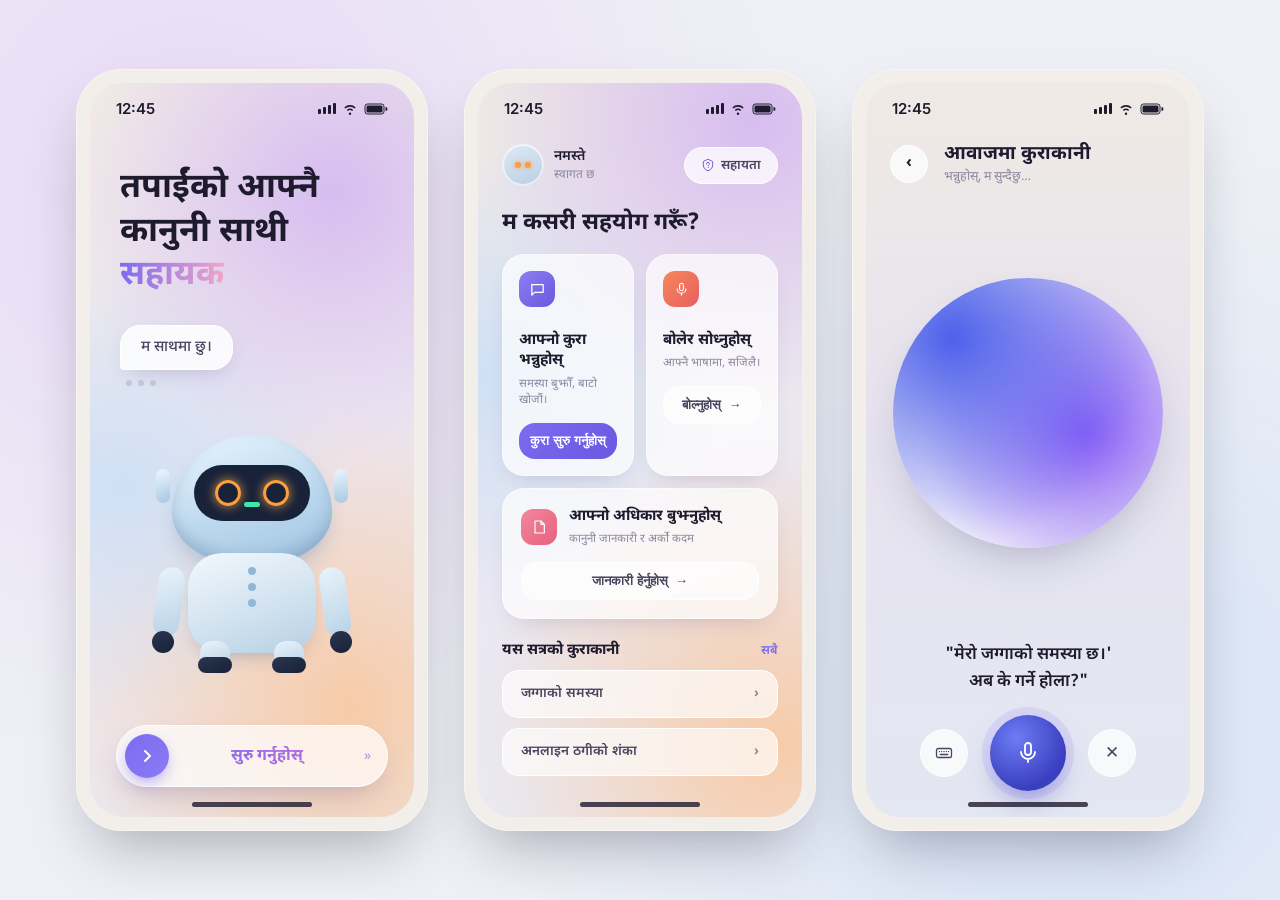
<file: UI/index.html>
<!DOCTYPE html>
<html lang="ne">
<head>
<meta charset="UTF-8">
<title>कानुनी सहायक — App Mockup</title>
<link rel="preconnect" href="https://fonts.googleapis.com">
<link rel="preconnect" href="https://fonts.gstatic.com" crossorigin>
<link href="https://fonts.googleapis.com/css2?family=Noto+Sans+Devanagari:wght@400;500;600;700;800&family=Inter:wght@400;500;600;700&display=swap" rel="stylesheet">
<link rel="stylesheet" href="style.css">
</head>
<body>

<div class="row">

  <!-- ============ SCREEN 1 ============ -->
  <div class="phone">
    <div class="screen s1">
      <div class="status-bar">
        <span>12:45</span>
        <div class="status-icons">
          <span class="icon-signal"><span class="bar"></span><span class="bar"></span><span class="bar"></span><span class="bar"></span></span>
          <span class="icon-wifi">
            <svg width="16" height="12" viewBox="0 0 16 12" fill="none"><path d="M8 9.6a1.2 1.2 0 100 2.4 1.2 1.2 0 000-2.4z" fill="currentColor"/><path d="M4.8 6.9a4.6 4.6 0 016.4 0l-1.1 1.1a3 3 0 00-4.2 0L4.8 6.9z" fill="currentColor"/><path d="M2.3 4.4a8.2 8.2 0 0111.4 0L12.6 5.5a6.6 6.6 0 00-9.2 0L2.3 4.4z" fill="currentColor"/></svg>
          </span>
          <span class="icon-battery">
            <svg width="24" height="12" viewBox="0 0 24 12" fill="none"><rect x="1" y="1" width="19" height="10" rx="2.5" stroke="currentColor" stroke-width="1"/><rect x="2.5" y="2.5" width="16" height="7" rx="1.2" fill="currentColor"/><path d="M21.5 4v4a1.5 1.5 0 000-4z" fill="currentColor"/></svg>
          </span>
        </div>
      </div>

      <div class="s1-content">
        <h1 class="s1-heading">तपाईंको आफ्नै<br>कानुनी साथी<br><span class="accent">सहायक</span></h1>
        <div class="s1-bubble">म साथमा छु।</div>
        <div class="s1-dots"><span></span><span></span><span></span></div>

        <div class="s1-bot-wrap">
          <div class="bot">
            <div class="bot-ear l"></div><div class="bot-ear r"></div>
            <div class="bot-head"></div>
            <div class="bot-face">
              <div class="bot-eye"></div><div class="bot-eye"></div>
              <div class="bot-mouth"></div>
            </div>
            <div class="bot-arm l"></div><div class="bot-arm r"></div>
            <div class="bot-hand l"></div><div class="bot-hand r"></div>
            <div class="bot-body"><div class="bot-panel"></div></div>
            <div class="bot-leg l"></div><div class="bot-leg r"></div>
            <div class="bot-foot l"></div><div class="bot-foot r"></div>
          </div>
        </div>
      </div>

      <div class="s1-cta">
        <div class="go">
          <svg width="16" height="16" viewBox="0 0 16 16" fill="none"><path d="M6 3l5 5-5 5" stroke="white" stroke-width="2" stroke-linecap="round" stroke-linejoin="round"/></svg>
        </div>
        <div class="label">सुरु गर्नुहोस्</div>
        <div class="chev">»</div>
      </div>
      <div class="home-indicator"></div>
    </div>
  </div>

  <!-- ============ SCREEN 2 ============ -->
  <div class="phone">
    <div class="screen s2">
      <div class="status-bar">
        <span>12:45</span>
        <div class="status-icons">
          <span class="icon-signal"><span class="bar"></span><span class="bar"></span><span class="bar"></span><span class="bar"></span></span>
          <span class="icon-wifi">
            <svg width="16" height="12" viewBox="0 0 16 12" fill="none"><path d="M8 9.6a1.2 1.2 0 100 2.4 1.2 1.2 0 000-2.4z" fill="currentColor"/><path d="M4.8 6.9a4.6 4.6 0 016.4 0l-1.1 1.1a3 3 0 00-4.2 0L4.8 6.9z" fill="currentColor"/><path d="M2.3 4.4a8.2 8.2 0 0111.4 0L12.6 5.5a6.6 6.6 0 00-9.2 0L2.3 4.4z" fill="currentColor"/></svg>
          </span>
          <span class="icon-battery">
            <svg width="24" height="12" viewBox="0 0 24 12" fill="none"><rect x="1" y="1" width="19" height="10" rx="2.5" stroke="currentColor" stroke-width="1"/><rect x="2.5" y="2.5" width="16" height="7" rx="1.2" fill="currentColor"/><path d="M21.5 4v4a1.5 1.5 0 000-4z" fill="currentColor"/></svg>
          </span>
        </div>
      </div>

      <div class="s2-content">
        <div class="s2-topbar">
          <div class="s2-user">
            <div class="s2-avatar">
              <div class="eyes"><div class="eye"></div><div class="eye"></div></div>
            </div>
            <div>
              <div class="s2-greet-title">नमस्ते</div>
              <div class="s2-greet-sub">स्वागत छ</div>
            </div>
          </div>
          <div class="s2-help">
            <svg width="14" height="14" viewBox="0 0 24 24" fill="none"><path d="M12 2l8 4v6c0 5-3.4 8.4-8 10-4.6-1.6-8-5-8-10V6l8-4z" stroke="#6a58e0" stroke-width="1.6"/><path d="M9.5 10a2.5 2.5 0 115 0c0 1.5-2 1.6-2 3.3" stroke="#6a58e0" stroke-width="1.6" stroke-linecap="round"/><circle cx="12.5" cy="16.3" r="0.9" fill="#6a58e0"/></svg>
            सहायता
          </div>
        </div>

        <h2 class="s2-heading">म कसरी सहयोग गरूँ?</h2>

        <div class="cards-grid">
          <div class="card">
            <div class="card-icon purple">
              <svg width="17" height="17" viewBox="0 0 24 24" fill="none"><path d="M4 5h16v11H8l-4 4V5z" stroke="white" stroke-width="1.8" stroke-linejoin="round"/></svg>
            </div>
            <div class="card-title">आफ्नो कुरा भन्नुहोस्</div>
            <div class="card-sub">समस्या बुझौँ, बाटो खोजौं।</div>
            <button class="card-btn filled">कुरा सुरु गर्नुहोस्</button>
          </div>
          <div class="card">
            <div class="card-icon orange">
              <svg width="15" height="15" viewBox="0 0 24 24" fill="none"><rect x="9" y="2" width="6" height="12" rx="3" stroke="white" stroke-width="1.8"/><path d="M5 11a7 7 0 0014 0M12 18v3" stroke="white" stroke-width="1.8" stroke-linecap="round"/></svg>
            </div>
            <div class="card-title">बोलेर सोध्नुहोस्</div>
            <div class="card-sub">आफ्नै भाषामा, सजिलै।</div>
            <button class="card-btn ghost">बोल्नुहोस् &nbsp;→</button>
          </div>
        </div>

        <div class="card wide">
          <div class="wide-row">
            <div class="card-icon pink">
              <svg width="16" height="16" viewBox="0 0 24 24" fill="none"><path d="M6 3h9l5 5v13H6V3z" stroke="white" stroke-width="1.8" stroke-linejoin="round"/><path d="M15 3v5h5" stroke="white" stroke-width="1.8" stroke-linejoin="round"/></svg>
            </div>
            <div class="wide-text">
              <div class="card-title">आफ्नो अधिकार बुझ्नुहोस्</div>
              <div class="card-sub">कानुनी जानकारी र अर्को कदम</div>
            </div>
          </div>
          <button class="card-btn ghost" style="margin-top:14px;">जानकारी हेर्नुहोस् &nbsp;→</button>
        </div>

        <div class="s2-subhead">
          <h3>यस सत्रको कुराकानी</h3>
          <span>सबै</span>
        </div>
        <div class="session-item"><span>जग्गाको समस्या</span><span class="arrow">›</span></div>
        <div class="session-item"><span>अनलाइन ठगीको शंका</span><span class="arrow">›</span></div>
      </div>
      <div class="home-indicator"></div>
    </div>
  </div>

  <!-- ============ SCREEN 3 ============ -->
  <div class="phone">
    <div class="screen s3">
      <div class="status-bar">
        <span>12:45</span>
        <div class="status-icons">
          <span class="icon-signal"><span class="bar"></span><span class="bar"></span><span class="bar"></span><span class="bar"></span></span>
          <span class="icon-wifi">
            <svg width="16" height="12" viewBox="0 0 16 12" fill="none"><path d="M8 9.6a1.2 1.2 0 100 2.4 1.2 1.2 0 000-2.4z" fill="currentColor"/><path d="M4.8 6.9a4.6 4.6 0 016.4 0l-1.1 1.1a3 3 0 00-4.2 0L4.8 6.9z" fill="currentColor"/><path d="M2.3 4.4a8.2 8.2 0 0111.4 0L12.6 5.5a6.6 6.6 0 00-9.2 0L2.3 4.4z" fill="currentColor"/></svg>
          </span>
          <span class="icon-battery">
            <svg width="24" height="12" viewBox="0 0 24 12" fill="none"><rect x="1" y="1" width="19" height="10" rx="2.5" stroke="currentColor" stroke-width="1"/><rect x="2.5" y="2.5" width="16" height="7" rx="1.2" fill="currentColor"/><path d="M21.5 4v4a1.5 1.5 0 000-4z" fill="currentColor"/></svg>
          </span>
        </div>
      </div>

      <div class="s3-content">
        <div class="s3-top">
          <div class="s3-back">‹</div>
          <div>
            <div class="s3-title">आवाजमा कुराकानी</div>
            <div class="s3-sub">भन्नुहोस्, म सुन्दैछु…</div>
          </div>
        </div>

        <div class="s3-orb-wrap">
          <div class="s3-orb"></div>
        </div>

        <div class="s3-quote">"मेरो जग्गाको समस्या छ।'<br>अब के गर्ने होला?"</div>

        <div class="s3-bottom">
          <div class="s3-round">
            <svg width="18" height="18" viewBox="0 0 24 24" fill="none"><rect x="2" y="6" width="20" height="12" rx="2.5" stroke="currentColor" stroke-width="1.7"/><path d="M6 10h.01M9 10h.01M12 10h.01M15 10h.01M18 10h.01M7 14h10" stroke="currentColor" stroke-width="1.7" stroke-linecap="round"/></svg>
          </div>
          <div class="s3-mic">
            <svg width="24" height="24" viewBox="0 0 24 24" fill="none"><rect x="9" y="2" width="6" height="12" rx="3" stroke="white" stroke-width="1.8"/><path d="M5 11a7 7 0 0014 0M12 18v3" stroke="white" stroke-width="1.8" stroke-linecap="round"/></svg>
          </div>
          <div class="s3-round">✕</div>
        </div>
      </div>
      <div class="home-indicator"></div>
    </div>
  </div>

</div>
</body>
</html>
</file>
<file: UI/style.css>
:root{
    --bg-page:#eef0f5;
    --purple-1:#7c6cf0;
    --purple-2:#8b7bf5;
    --pink-1:#f0a5c8;
    --pink-2:#f6c9a8;
    --orange-1:#f0784a;
    --orange-2:#f5a35a;
    --ink:#1e1b2e;
    --ink-soft:#4a4560;
    --muted:#8b87a0;
    --card-bg:#ffffffb0;
    --card-border:#ffffff80;
  }

  *{box-sizing:border-box;}

  body{
    margin:0;
    min-height:100vh;
    display:flex;
    align-items:center;
    justify-content:center;
    padding:48px 24px;
    background:
      radial-gradient(circle at 15% 20%, #e9d9f7 0%, transparent 45%),
      radial-gradient(circle at 85% 80%, #d7e3f7 0%, transparent 45%),
      var(--bg-page);
    font-family:'Noto Sans Devanagari','Inter',sans-serif;
  }

  .row{
    display:flex;
    gap:36px;
    flex-wrap:wrap;
    justify-content:center;
  }

  /* ---------- Phone frame ---------- */
  .phone{
    position:relative;
    width:352px;
    height:762px;
    border-radius:46px;
    padding:14px;
    background:#f2eee9;
    box-shadow:
      0 30px 60px -20px rgba(30,27,46,0.35),
      0 0 0 1px rgba(255,255,255,0.4) inset;
    overflow:hidden;
  }

  .screen{
    position:relative;
    width:100%;
    height:100%;
    border-radius:34px;
    overflow:hidden;
    display:flex;
    flex-direction:column;
  }

  .home-indicator{
    position:absolute;
    bottom:10px;
    left:50%;
    transform:translateX(-50%);
    width:120px;
    height:5px;
    border-radius:3px;
    background:#1e1b2ecc;
    z-index:20;
  }

  /* ---------- Status bar ---------- */
  .status-bar{
    display:flex;
    align-items:center;
    justify-content:space-between;
    padding:16px 26px 8px;
    font-family:'Inter',sans-serif;
    font-weight:600;
    font-size:15px;
    color:var(--ink);
    z-index:10;
  }
  .status-icons{display:flex;align-items:center;gap:6px;}
  .icon-signal, .icon-battery{display:inline-flex;align-items:flex-end;gap:2px;}
  .bar{display:inline-block;width:3px;background:var(--ink);border-radius:1px;}
  .bar:nth-child(1){height:5px;}
  .bar:nth-child(2){height:7px;}
  .bar:nth-child(3){height:9px;}
  .bar:nth-child(4){height:11px;}
  .icon-wifi svg, .icon-battery svg{display:block;}

  /* ================= SCREEN 1 — Onboarding ================= */
  .s1{
    background:
      radial-gradient(circle at 75% 15%, #d7bdf0 0%, transparent 40%),
      radial-gradient(circle at 10% 55%, #cfe0f5 0%, transparent 45%),
      radial-gradient(circle at 80% 85%, #f7cba8 0%, transparent 45%),
      linear-gradient(160deg, #f2ece6 0%, #ece7f2 55%, #e9ecf5 100%);
  }
  .s1-content{
    flex:1;
    display:flex;
    flex-direction:column;
    padding:28px 30px 0;
  }
  .s1-heading{
    font-size:34px;
    font-weight:700;
    line-height:1.28;
    color:var(--ink);
    margin:14px 0 0;
  }
  .s1-heading .accent{
    background:linear-gradient(90deg, var(--purple-1), var(--pink-1));
    -webkit-background-clip:text;
    background-clip:text;
    color:transparent;
  }
  .s1-bubble{
    align-self:flex-start;
    margin-top:26px;
    background:#ffffffd9;
    border:1px solid #ffffff;
    padding:12px 20px;
    border-radius:20px 20px 20px 4px;
    font-size:15px;
    font-weight:500;
    color:var(--ink-soft);
    box-shadow:0 8px 20px -8px rgba(80,60,120,0.25);
  }
  .s1-dots{display:flex;gap:6px;margin:10px 0 0 6px;}
  .s1-dots span{width:6px;height:6px;border-radius:50%;background:#c9c3d9;}

  .s1-bot-wrap{
    flex:1;
    display:flex;
    align-items:center;
    justify-content:center;
    margin-top:-10px;
  }

  /* Robot mascot, built from CSS shapes */
  .bot{ position:relative; width:220px; height:230px; }
  .bot-head{
    position:absolute; top:0; left:30px; width:160px; height:130px;
    background:linear-gradient(160deg,#eaf6ff 0%, #bcd8ee 55%, #9fc3e0 100%);
    border-radius:50% 50% 46% 46% / 60% 60% 40% 40%;
    box-shadow:0 12px 24px -10px rgba(60,90,130,0.4), inset 0 -8px 14px rgba(60,90,130,0.25);
  }
  .bot-ear{
    position:absolute; top:34px; width:14px; height:34px; border-radius:8px;
    background:linear-gradient(160deg,#eaf6ff,#a9c9e2);
  }
  .bot-ear.l{left:14px;} .bot-ear.r{right:14px;}
  .bot-face{
    position:absolute; top:30px; left:52px; width:116px; height:56px;
    background:#182238; border-radius:30px;
    display:flex; align-items:center; justify-content:space-evenly;
  }
  .bot-eye{
    width:26px; height:26px; border-radius:50%;
    border:3px solid #ff9d3d;
    box-shadow:0 0 10px 2px #ffb35688;
  }
  .bot-mouth{
    position:absolute; bottom:14px; left:50%; transform:translateX(-50%);
    width:16px; height:5px; border-radius:3px; background:#3ee6b0;
  }
  .bot-body{
    position:absolute; top:118px; left:46px; width:128px; height:100px;
    background:linear-gradient(160deg,#f3f8fc 0%, #cfe1ef 60%, #b7cfe2 100%);
    border-radius:34px;
    box-shadow:0 10px 20px -10px rgba(60,90,130,0.4);
  }
  .bot-panel{
    position:absolute; top:14px; left:50%; transform:translateX(-50%);
    width:8px; height:8px; border-radius:50%; background:#8fb7d6;
    box-shadow:0 16px 0 #8fb7d6, 0 32px 0 #8fb7d6;
  }
  .bot-arm{
    position:absolute; top:132px; width:26px; height:70px; border-radius:14px;
    background:linear-gradient(160deg,#e9f3fb,#b9d2e5);
  }
  .bot-arm.l{left:14px; transform:rotate(8deg);}
  .bot-arm.r{right:14px; transform:rotate(-8deg);}
  .bot-hand{
    position:absolute; width:22px; height:22px; border-radius:50%;
    background:linear-gradient(160deg,#2a3550,#182238);
  }
  .bot-hand.l{top:196px; left:10px;} .bot-hand.r{top:196px; right:10px;}
  .bot-leg{
    position:absolute; top:206px; width:30px; height:26px; border-radius:12px;
    background:linear-gradient(160deg,#e9f3fb,#b9d2e5);
  }
  .bot-leg.l{left:58px;} .bot-leg.r{right:58px;}
  .bot-foot{
    position:absolute; top:222px; width:34px; height:16px; border-radius:10px;
    background:linear-gradient(160deg,#2a3550,#182238);
  }
  .bot-foot.l{left:56px;} .bot-foot.r{right:56px;}

  .s1-cta{
    margin:0 26px 30px;
    display:flex;
    align-items:center;
    gap:14px;
    background:#ffffffb3;
    border:1px solid #ffffff;
    border-radius:40px;
    padding:8px 10px 8px 8px;
    box-shadow:0 14px 30px -12px rgba(90,70,140,0.35);
  }
  .s1-cta .go{
    width:44px; height:44px; border-radius:50%; flex:none;
    background:linear-gradient(135deg,var(--purple-1),var(--purple-2));
    display:flex; align-items:center; justify-content:center;
    box-shadow:0 6px 16px -4px rgba(124,108,240,0.7);
  }
  .s1-cta .label{
    flex:1; text-align:center;
    font-weight:700; font-size:16px;
    background:linear-gradient(90deg,var(--purple-1),#c56bd6);
    -webkit-background-clip:text; background-clip:text; color:transparent;
  }
  .s1-cta .chev{color:var(--purple-1); opacity:.7; font-size:14px; padding-right:6px;}

  /* ================= SCREEN 2 — Home ================= */
  .s2{
    background:
      radial-gradient(circle at 85% 5%, #d7bdf0 0%, transparent 38%),
      radial-gradient(circle at 5% 40%, #cfe0f5 0%, transparent 42%),
      radial-gradient(circle at 90% 90%, #f7cba8 0%, transparent 42%),
      linear-gradient(170deg, #efeae4 0%, #eae7f2 60%, #e8ecf6 100%);
  }
  .s2-content{ flex:1; padding:18px 24px 0; display:flex; flex-direction:column; }
  .s2-topbar{ display:flex; align-items:center; justify-content:space-between; }
  .s2-user{ display:flex; align-items:center; gap:10px; }
  .s2-avatar{
    width:42px; height:42px; border-radius:50%;
    background:linear-gradient(160deg,#dfeaf5,#b9cfe4);
    display:flex; align-items:center; justify-content:center;
    box-shadow:inset 0 0 0 2px #ffffffa0;
  }
  .s2-avatar .eye{width:6px;height:6px;border-radius:50%;background:#ff9d3d;margin:0 2px;box-shadow:0 0 4px #ff9d3d;}
  .s2-avatar .eyes{display:flex;}
  .s2-greet-title{font-size:14px; font-weight:600; color:var(--ink);}
  .s2-greet-sub{font-size:12px; color:var(--muted); margin-top:1px;}
  .s2-help{
    display:flex; align-items:center; gap:6px;
    background:#ffffffc0; border:1px solid #ffffff;
    padding:9px 16px; border-radius:20px;
    font-size:13px; font-weight:600; color:var(--ink-soft);
  }

  .s2-heading{ font-size:23px; font-weight:700; color:var(--ink); margin:22px 0 16px; }

  .card{
    background:var(--card-bg);
    border:1px solid var(--card-border);
    border-radius:22px;
    padding:18px;
    box-shadow:0 10px 24px -14px rgba(70,60,110,0.3);
  }
  .cards-grid{ display:flex; gap:12px; }
  .cards-grid .card{ flex:1; padding:16px; }

  .card-icon{
    width:36px; height:36px; border-radius:12px;
    display:flex; align-items:center; justify-content:center;
    margin-bottom:24px;
  }
  .card-icon.purple{ background:linear-gradient(135deg,#8f7ef2,#6a58e0); }
  .card-icon.orange{ background:linear-gradient(135deg,#f5875a,#e85f5f); }
  .card-icon.pink{ background:linear-gradient(135deg,#f2879c,#e8617e); }

  .card-title{ font-size:15px; font-weight:700; color:var(--ink); line-height:1.35; }
  .card-sub{ font-size:11.5px; color:var(--muted); margin-top:5px; line-height:1.4; }

  .card-btn{
    margin-top:14px;
    display:flex; align-items:center; justify-content:center; gap:6px;
    width:100%; padding:10px 0;
    border-radius:16px;
    font-size:13px; font-weight:700;
    border:none;
  }
  .card-btn.filled{
    background:linear-gradient(135deg,var(--purple-1),#6a58e0);
    color:#fff;
  }
  .card-btn.ghost{
    background:#ffffffb0; border:1px solid #ffffff; color:var(--ink-soft);
  }

  .card.wide{ margin-top:12px; }
  .wide-row{ display:flex; align-items:center; gap:12px; }
  .wide-row .card-icon{ margin-bottom:0; flex:none; }
  .wide-text{flex:1;}

  .s2-subhead{
    display:flex; align-items:center; justify-content:space-between;
    margin:22px 0 10px;
  }
  .s2-subhead h3{ font-size:15px; font-weight:700; color:var(--ink); margin:0;}
  .s2-subhead span{ font-size:12.5px; color:var(--purple-1); font-weight:600; }

  .session-item{
    display:flex; align-items:center; justify-content:space-between;
    background:#ffffffa8; border:1px solid #ffffff;
    padding:14px 18px; border-radius:16px;
    font-size:13.5px; font-weight:600; color:var(--ink-soft);
    margin-bottom:10px;
  }
  .session-item .arrow{color:var(--muted); font-weight:700;}

  /* ================= SCREEN 3 — Voice ================= */
  .s3{
    background:linear-gradient(180deg,#efeae4 0%, #e7e3ef 45%, #e3e7f2 100%);
  }
  .s3-content{ flex:1; display:flex; flex-direction:column; padding:16px 24px 0; }
  .s3-top{ display:flex; align-items:center; gap:16px; }
  .s3-back{
    width:38px; height:38px; border-radius:50%;
    background:#ffffffc0; border:1px solid #fff;
    display:flex; align-items:center; justify-content:center;
    color:var(--ink); font-size:16px; font-weight:700;
  }
  .s3-title{ font-size:19px; font-weight:700; color:var(--ink); }
  .s3-sub{ font-size:12.5px; color:var(--muted); margin-top:2px; }

  .s3-orb-wrap{
    flex:1; display:flex; align-items:center; justify-content:center;
    position:relative; margin:10px 0 6px;
  }
  .s3-orb{
    width:270px; height:270px; border-radius:50%;
    position:relative; overflow:hidden;
    background:#eef1f7;
    box-shadow:0 20px 50px -20px rgba(60,60,110,0.4);
  }
  .s3-orb::before{
    content:""; position:absolute; inset:-20%;
    background:
      radial-gradient(circle at 30% 30%, #4b5eea 0%, transparent 55%),
      radial-gradient(circle at 65% 55%, #8b5cf6 0%, transparent 50%),
      radial-gradient(circle at 25% 75%, #f3f0fa 0%, transparent 45%),
      radial-gradient(circle at 80% 20%, #d7c8f7 0%, transparent 45%);
    filter:blur(6px);
  }

  .s3-quote{
    text-align:center;
    font-size:17px;
    font-weight:600;
    color:var(--ink);
    line-height:1.55;
    margin:6px 20px 20px;
  }

  .s3-bottom{
    display:flex; align-items:center; justify-content:center; gap:22px;
    padding-bottom:26px;
  }
  .s3-round{
    width:48px; height:48px; border-radius:50%;
    background:#ffffffc0; border:1px solid #fff;
    display:flex; align-items:center; justify-content:center;
    color:var(--ink-soft); font-size:17px;
  }
  .s3-mic{
    width:76px; height:76px; border-radius:50%;
    background:radial-gradient(circle at 35% 30%, #6d7cf5, #3a3fbf 70%);
    display:flex; align-items:center; justify-content:center;
    box-shadow:0 0 0 8px #8b7bf526, 0 14px 30px -10px rgba(60,60,180,0.6);
    color:#fff;
  }
</file>
